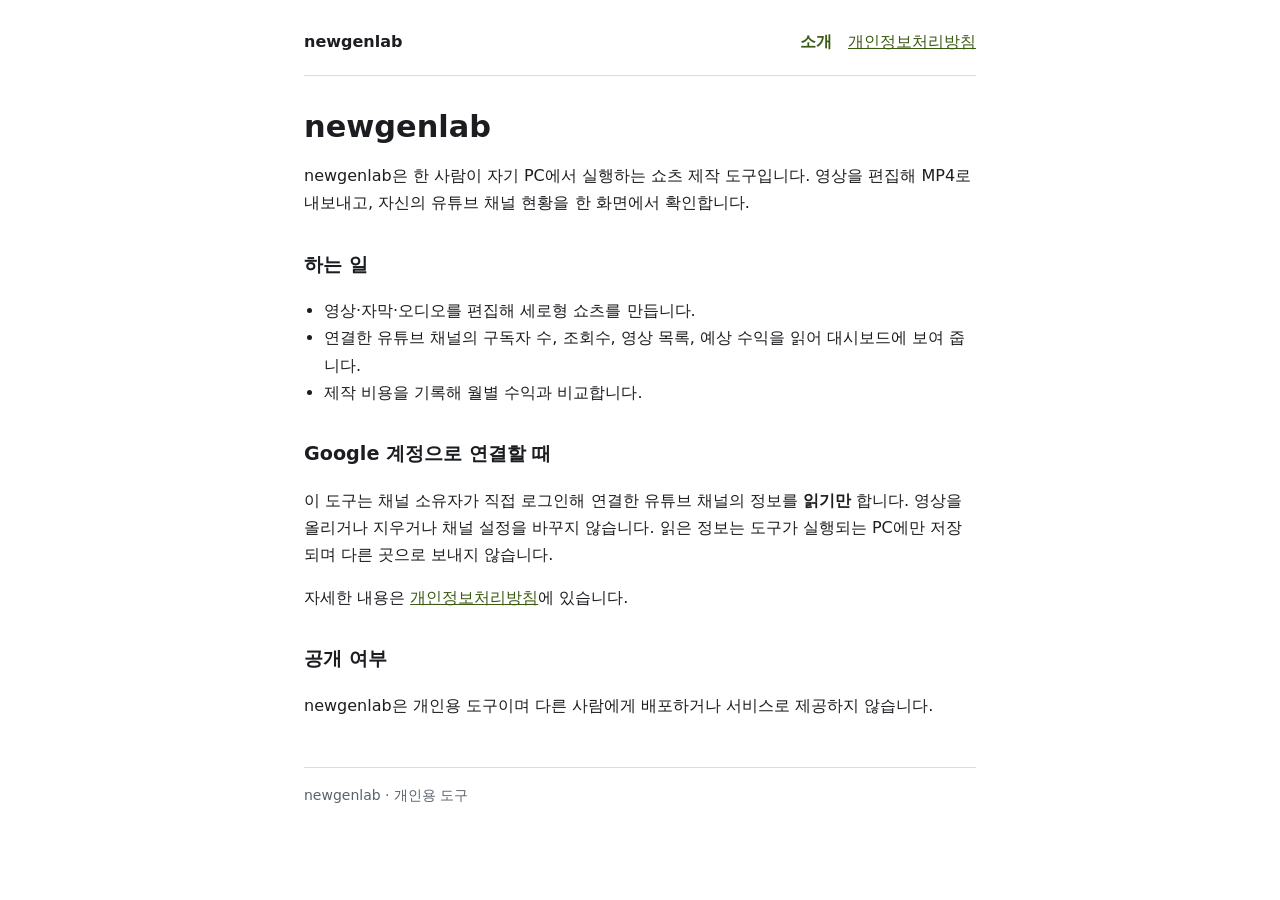
<file: index.html>
<!doctype html>
<html lang="ko">
<head>
  <meta charset="UTF-8">
  <meta name="viewport" content="width=device-width, initial-scale=1">
  <title>newgenlab | 개인용 쇼츠 제작 도구</title>
  <meta name="description" content="newgenlab은 한 사람이 자기 PC에서 쓰는 쇼츠 제작·채널 현황 도구입니다.">
  <link rel="stylesheet" href="style.css">
</head>
<body>
  <header>
    <p class="brand">newgenlab</p>
    <nav aria-label="페이지">
      <a href="./" aria-current="page">소개</a>
      <a href="privacy.html">개인정보처리방침</a>
    </nav>
  </header>
  <main>
    <h1>newgenlab</h1>
    <p>newgenlab은 한 사람이 자기 PC에서 실행하는 쇼츠 제작 도구입니다. 영상을 편집해 MP4로 내보내고, 자신의 유튜브 채널 현황을 한 화면에서 확인합니다.</p>

    <h2>하는 일</h2>
    <ul>
      <li>영상·자막·오디오를 편집해 세로형 쇼츠를 만듭니다.</li>
      <li>연결한 유튜브 채널의 구독자 수, 조회수, 영상 목록, 예상 수익을 읽어 대시보드에 보여 줍니다.</li>
      <li>제작 비용을 기록해 월별 수익과 비교합니다.</li>
    </ul>

    <h2>Google 계정으로 연결할 때</h2>
    <p>이 도구는 채널 소유자가 직접 로그인해 연결한 유튜브 채널의 정보를 <strong>읽기만</strong> 합니다. 영상을 올리거나 지우거나 채널 설정을 바꾸지 않습니다. 읽은 정보는 도구가 실행되는 PC에만 저장되며 다른 곳으로 보내지 않습니다.</p>
    <p>자세한 내용은 <a href="privacy.html">개인정보처리방침</a>에 있습니다.</p>

    <h2>공개 여부</h2>
    <p>newgenlab은 개인용 도구이며 다른 사람에게 배포하거나 서비스로 제공하지 않습니다.</p>
  </main>
  <footer>
    <p>newgenlab · 개인용 도구</p>
  </footer>
</body>
</html>
</file>
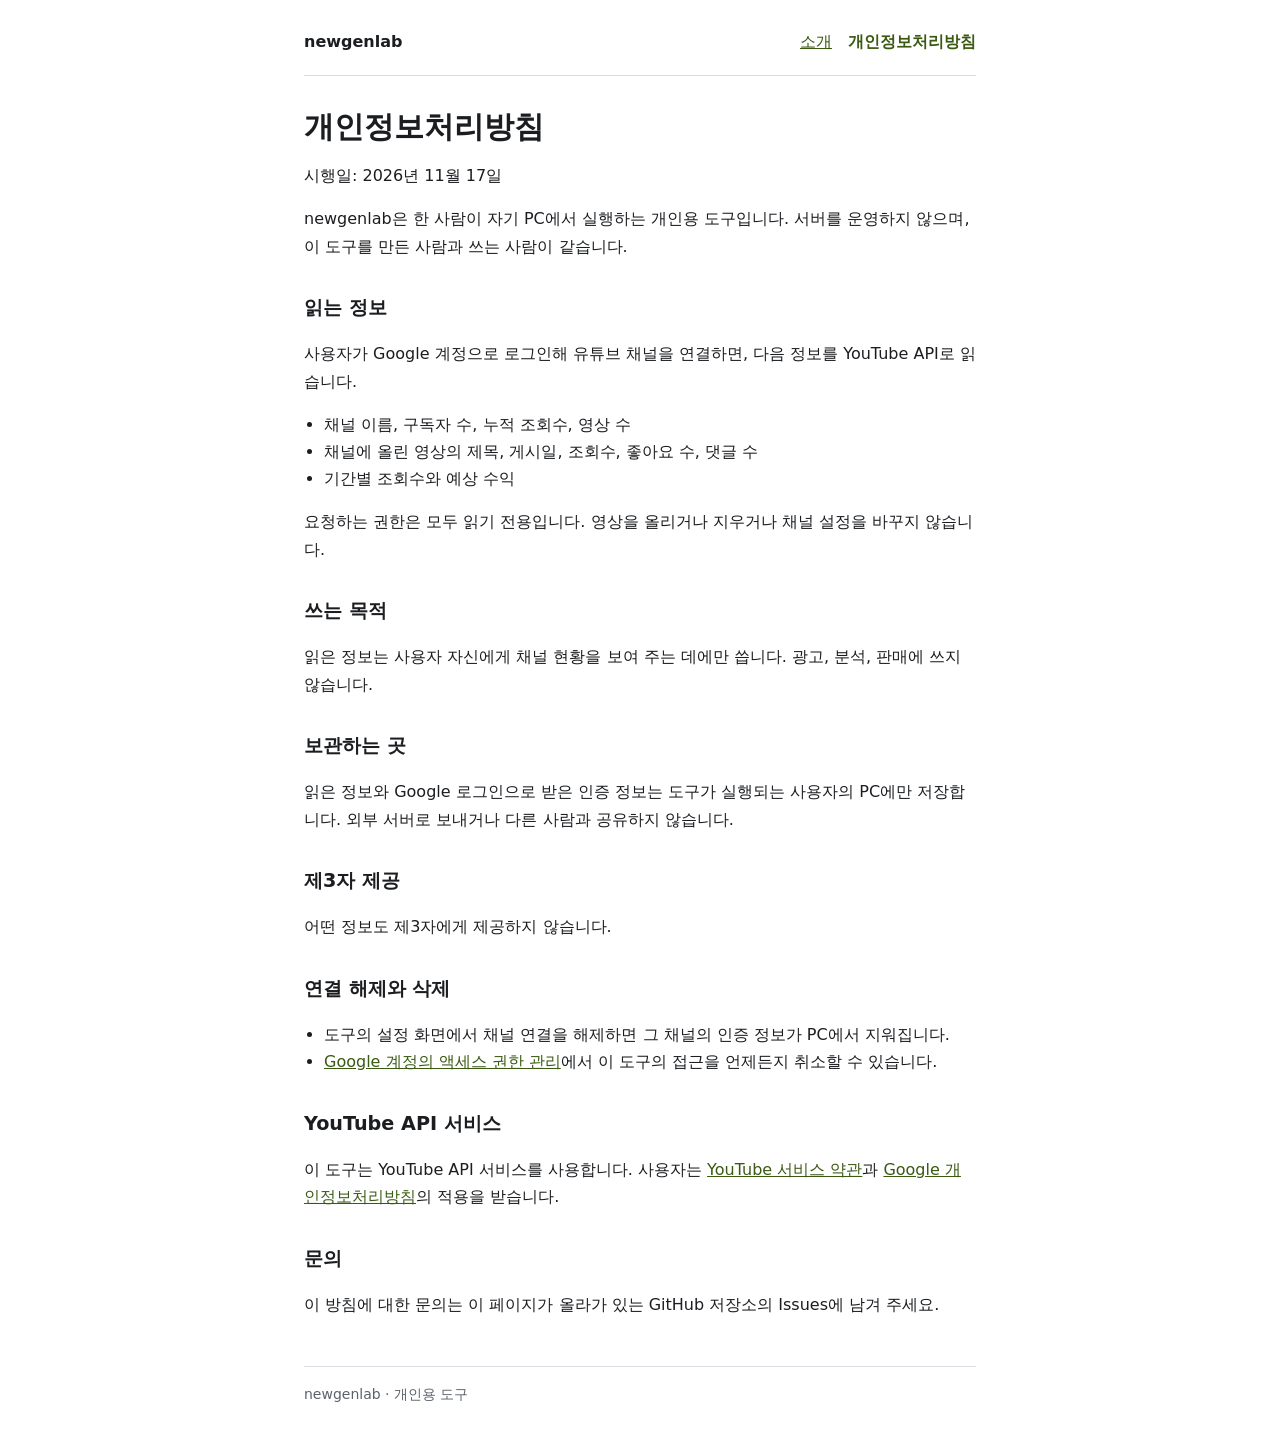
<file: privacy.html>
<!doctype html>
<html lang="ko">
<head>
  <meta charset="UTF-8">
  <meta name="viewport" content="width=device-width, initial-scale=1">
  <title>개인정보처리방침 | newgenlab</title>
  <meta name="description" content="newgenlab이 유튜브 채널 정보를 어떻게 읽고 보관하는지 설명합니다.">
  <link rel="stylesheet" href="style.css">
</head>
<body>
  <header>
    <p class="brand">newgenlab</p>
    <nav aria-label="페이지">
      <a href="./">소개</a>
      <a href="privacy.html" aria-current="page">개인정보처리방침</a>
    </nav>
  </header>
  <main>
    <h1>개인정보처리방침</h1>
    <p>시행일: 2026년 11월 17일</p>
    <p>newgenlab은 한 사람이 자기 PC에서 실행하는 개인용 도구입니다. 서버를 운영하지 않으며, 이 도구를 만든 사람과 쓰는 사람이 같습니다.</p>

    <h2>읽는 정보</h2>
    <p>사용자가 Google 계정으로 로그인해 유튜브 채널을 연결하면, 다음 정보를 YouTube API로 읽습니다.</p>
    <ul>
      <li>채널 이름, 구독자 수, 누적 조회수, 영상 수</li>
      <li>채널에 올린 영상의 제목, 게시일, 조회수, 좋아요 수, 댓글 수</li>
      <li>기간별 조회수와 예상 수익</li>
    </ul>
    <p>요청하는 권한은 모두 읽기 전용입니다. 영상을 올리거나 지우거나 채널 설정을 바꾸지 않습니다.</p>

    <h2>쓰는 목적</h2>
    <p>읽은 정보는 사용자 자신에게 채널 현황을 보여 주는 데에만 씁니다. 광고, 분석, 판매에 쓰지 않습니다.</p>

    <h2>보관하는 곳</h2>
    <p>읽은 정보와 Google 로그인으로 받은 인증 정보는 도구가 실행되는 사용자의 PC에만 저장합니다. 외부 서버로 보내거나 다른 사람과 공유하지 않습니다.</p>

    <h2>제3자 제공</h2>
    <p>어떤 정보도 제3자에게 제공하지 않습니다.</p>

    <h2>연결 해제와 삭제</h2>
    <ul>
      <li>도구의 설정 화면에서 채널 연결을 해제하면 그 채널의 인증 정보가 PC에서 지워집니다.</li>
      <li><a href="https://myaccount.google.com/permissions" rel="noopener noreferrer">Google 계정의 액세스 권한 관리</a>에서 이 도구의 접근을 언제든지 취소할 수 있습니다.</li>
    </ul>

    <h2>YouTube API 서비스</h2>
    <p>이 도구는 YouTube API 서비스를 사용합니다. 사용자는 <a href="https://www.youtube.com/t/terms" rel="noopener noreferrer">YouTube 서비스 약관</a>과 <a href="https://policies.google.com/privacy" rel="noopener noreferrer">Google 개인정보처리방침</a>의 적용을 받습니다.</p>

    <h2>문의</h2>
    <p>이 방침에 대한 문의는 이 페이지가 올라가 있는 GitHub 저장소의 Issues에 남겨 주세요.</p>
  </main>
  <footer>
    <p>newgenlab · 개인용 도구</p>
  </footer>
</body>
</html>
</file>
<file: style.css>
:root {
  color-scheme: light dark;
  --text: light-dark(#1b1d20, #eef0ec);
  --muted: light-dark(#5a626b, #a3aab2);
  --line: light-dark(#d9dde1, #30363d);
  --back: light-dark(#ffffff, #14171a);
  --accent: light-dark(#3a5a12, #d6f676);
}
* { box-sizing: border-box; }
body {
  margin: 0 auto;
  max-inline-size: 44rem;
  padding: 1.5rem 1rem 3rem;
  background: var(--back);
  color: var(--text);
  font: 1rem/1.7 system-ui, "Malgun Gothic", sans-serif;
}
header {
  display: flex;
  flex-wrap: wrap;
  align-items: center;
  justify-content: space-between;
  gap: .5rem 1rem;
  padding-block-end: 1rem;
  border-block-end: 1px solid var(--line);
}
.brand { margin: 0; font-weight: 800; }
nav { display: flex; gap: 1rem; }
a { color: var(--accent); }
nav a { padding-block: .25rem; }
nav a[aria-current="page"] { font-weight: 700; text-decoration: none; }
h1 { margin-block: 2rem 1rem; font-size: 1.9rem; line-height: 1.25; }
h2 { margin-block: 2rem .5rem; font-size: 1.2rem; }
p, li { color: var(--text); }
ul { padding-inline-start: 1.25rem; }
footer {
  margin-block-start: 3rem;
  padding-block-start: 1rem;
  border-block-start: 1px solid var(--line);
  color: var(--muted);
  font-size: .875rem;
}
footer p { color: inherit; margin: 0; }
</file>
